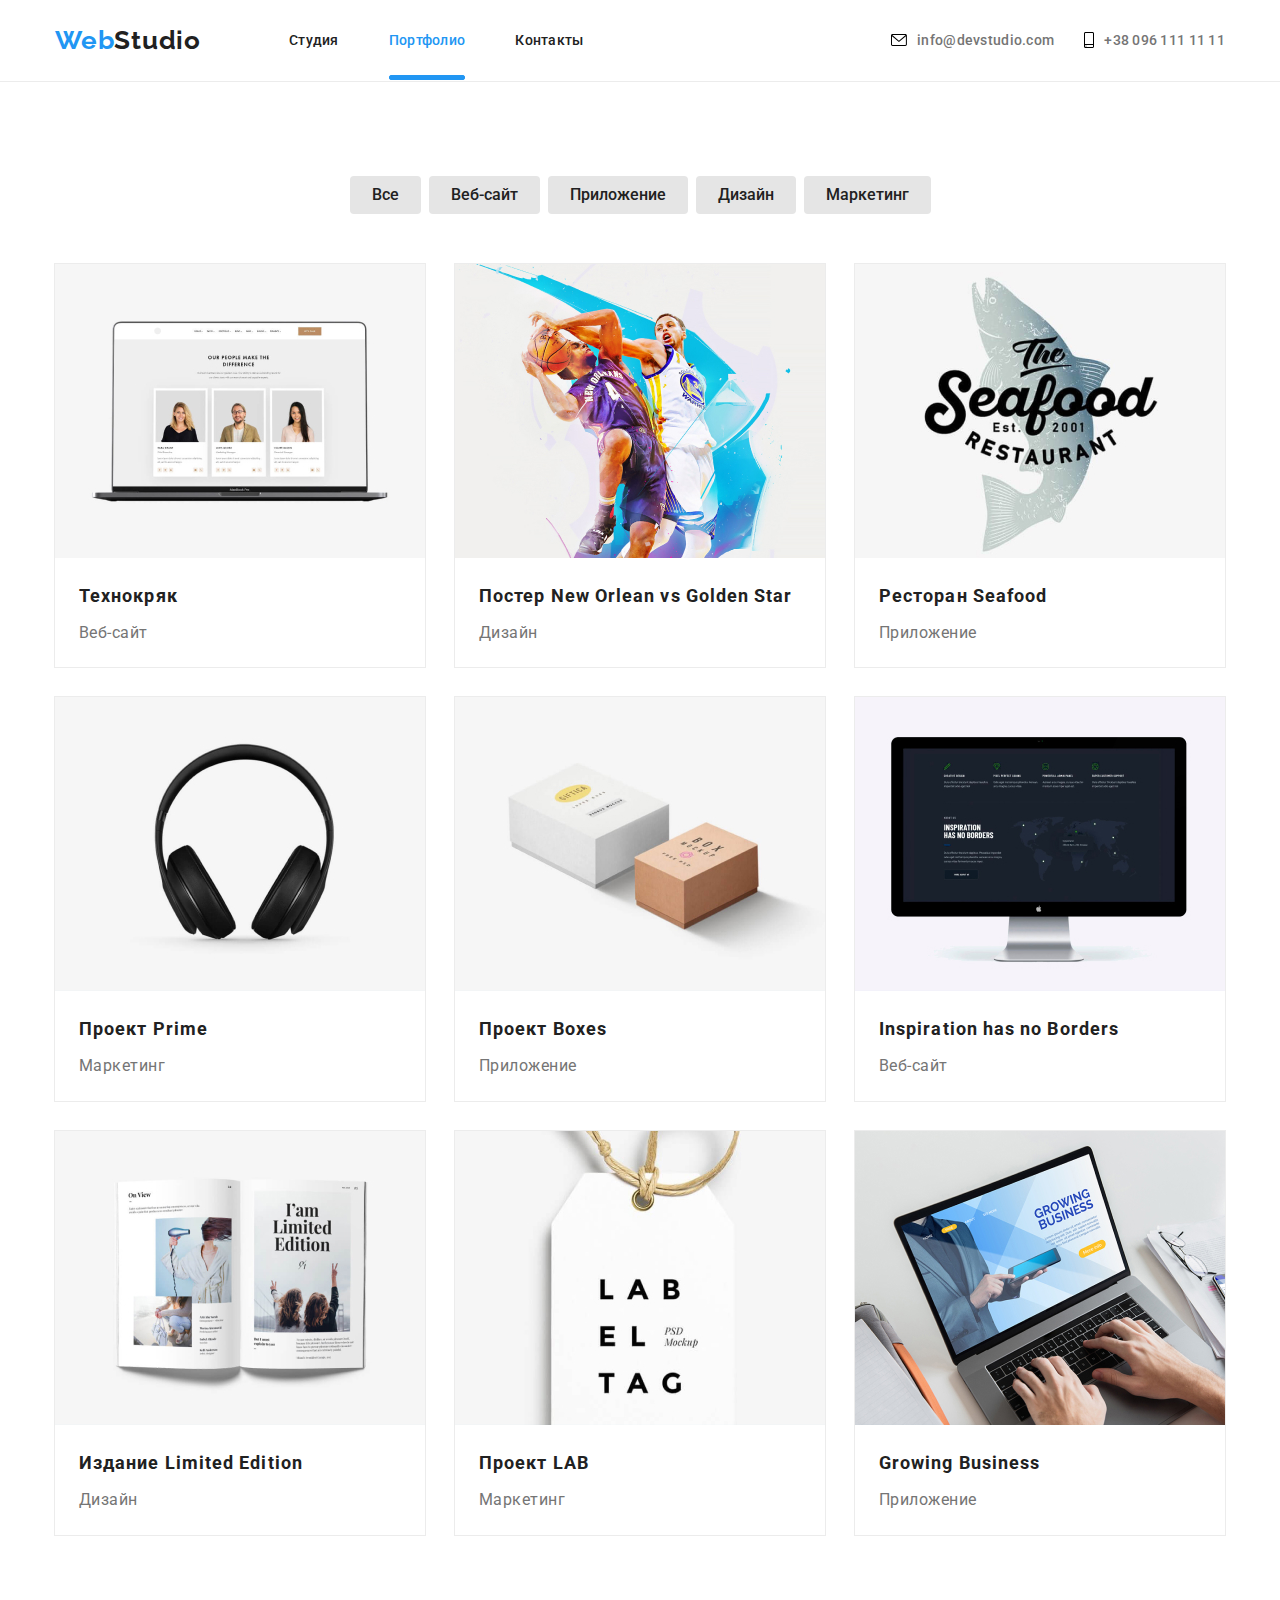
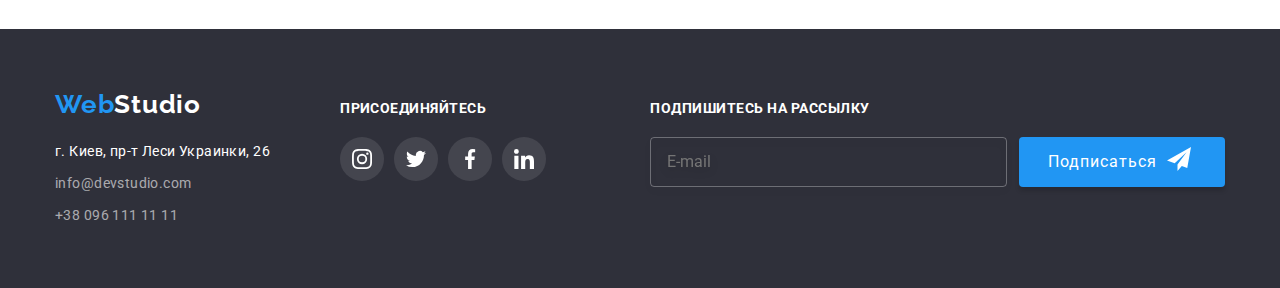
<file: portfolio.html>
<!DOCTYPE html>
<html lang="en">
  <head>
    <meta charset="UTF-8" />
    <meta name="viewport" content="width=device-width, initial-scale=1.0" />
    <title>Portfolio</title>
    <link href="https://fonts.googleapis.com/css2?family=Roboto:wght@400;500;700;900&display=swap" rel="stylesheet" />
    <link href="https://fonts.googleapis.com/css2?family=Raleway:wght@700&display=swap" rel="stylesheet" />
    <link rel="stylesheet" href="css/portfolio.min.css">
  </head>

  <body>
    <!--Page head! Navigation and address!
  (Голова сторінки!навігацї та адреса!)-->

<header class="header">
  <nav class="container main-nav">
    <a href="/index.html" class="logo">Web<span>Studio</span></a>
    <button type="button" class="button menu-button is-open" aria-expanded="false" data-menu-button>
      <svg width="28" height="28" aria-label="переключатель мобільгого меню">
        <use class="icon-cross" href="../images/svg/symbolall.svg#icon-menu1"></use>
        <use class="icon-menu" href="../images/svg/symbolall.svg#icon-close"></use>
      </svg>
    </button>
    <div class="menu-container  " data-menu>
      <ul class="list  site-nav ">
        <li class="item site-nav-item ">
          <a href="./index.html" class="link  link-site link-current ">Студия</a>
        </li>
        <li class="item site-nav-item item-space">
          <a href="./portfolio.html" class="link link-active  ">Портфолио</a>
        </li>
        <li class="item site-nav-item">
          <a href="#contacts" class="link link-site link-current">Контакты</a>
        </li>
      </ul>
      <ul class="list address-nav ">
        <li class="item address-nav-list">
          <a href="mailto:info@devstudio.com" class="link address-link ">
            <svg class="send-icon" width="16" height="12">
              <use href="./images/svg/symbolall.svg#icon-envelope"></use>
            </svg>
            info@devstudio.com</a>
        </li>
        <li class="item address-nav-list">
          <a href="tel:+380961111111" class="link address-link">
            <svg class="send-icon" width="10" height="16">
              <use href="./images/svg/symbolall.svg#icon-smartphone"></use>
            </svg>
            +38 096 111 11 11</a>
        </li>
      </ul>
    </div>
  </nav>
</header>

    <!--Unique page content
    (Унікальний контент сторінки)-->

    <main class="main-portfolio">
      <!--buttons for navigation groups
      (кнопки по групам навігації)-->

      <section class="section change ">
        <div class="container change-container">
          <h1 class="title change-title">Примеры работ</h1>
          <ul class="list change-list">
            <li class="item">
              <button class=" button button-secondary">Все</button>
            </li>
            <li class="item">
              <button class=" button button-secondary">Веб-сайт</button>
            </li>
            <li class="item">
              <button class=" button button-secondary">Приложение</button>
            </li>
            <li class="item">
              <button class=" button button-secondary">Дизайн</button>
            </li>
            <li class="item">
              <button class=" button button-secondary">Маркетинг</button>
            </li>
          </ul>
        </div>
      </section>
      <!--examples of works and references to them
      (приклади робіт та посиланням на їх)-->
      <section class="section show">
        <div class=" container test">
          <ul class="list show-list">
            <li class="item item-block  ">
              <div class="shadow-block">
                <img src="images/portfolio/1img.jpg" width="450" alt="сторынка веб-сайту" />
                <div class="overlayn">
                  <div class="text-shadow">
                    <p class="       lorem">
                      Технокряк это современная площадка распространения коронавируса. Компании используют эту платформу
                      для цифрового шпионажа и атак на защищённые сервера конкурентов.
                    </p>
                  </div>
                </div>
              </div>
              <h2 class="title">Технокряк</h2>
              <h3 class="text">Веб-сайт</h3>
            </li>

            <li class="item item-block  ">
              <div class="shadow-block ">
                <img src="images/portfolio/img(1).jpg" width="450" alt="активний спорт" />
                <div class="text-shadow">
                  <p class="lorem">
                    Технокряк это современная площадка распространения коронавируса. Компании используют эту платформу
                    для цифрового шпионажа и атак на защищённые сервера конкурентов.
                  </p>
                </div>
              </div>
              <h2 class="title">Постер New Orlean vs Golden Star</h2>
              <h3 class="text">Дизайн</h3>
            </li>

            <li class="item item-block ">
              <div class="shadow-block">
                <img src="images/portfolio/img(2).jpg"  width="450" alt="емблема ресторану" />
                <div class="text-shadow">
                  <p class=" lorem">
                    Технокряк это современная площадка распространения коронавируса. Компании используют эту платформу
                    для цифрового шпионажа и атак на защищённые сервера конкурентов.
                  </p>
                </div>
              </div>
              <h2 class="title">Ресторан Seafood</h2>
              <h3 class="text">Приложение</h3>
            </li>

            <li class="item item-block ">
              <div class="shadow-block">
                <img src="images/portfolio/img(3).jpg" width="450" alt="наушники" />
                <div class="text-shadow">
                  <p class=" lorem">
                    Технокряк это современная площадка распространения коронавируса. Компании используют эту платформу
                    для цифрового шпионажа и атак на защищённые сервера конкурентов.
                  </p>
                </div>
              </div>
              <h2 class="title">Проект Prime</h2>
              <h3 class="text">Маркетинг</h3>
            </li>

            <li class="item item-block ">
              <div class="shadow-block">
                <img src="images/portfolio/img(4).jpg" width="450" alt="дві коробки" />
                <div class="text-shadow">
                  <p class=" lorem">
                    Технокряк это современная площадка распространения коронавируса. Компании используют эту платформу
                    для цифрового шпионажа и атак на защищённые сервера конкурентов.
                  </p>
                </div>
              </div>
              <h2 class="title">Проект Boxes</h2>
              <h3 class="text">Приложение</h3>
            </li>

            <li class="item item-block ">
              <div class="shadow-block">
                <img src="images/portfolio/img(5).jpg" width="450" alt="головна сторінка сайту" />
                <div class="text-shadow">
                  <p class="lorem">
                    Технокряк это современная площадка распространения коронавируса. Компании используют эту платформу
                    для цифрового шпионажа и атак на защищённые сервера конкурентов.
                  </p>
                </div>
              </div>
              <h2 class="title">Inspiration has no Borders</h2>
              <h3 class="text">Веб-сайт</h3>
            </li>

            <li class="item item-block ">
              <div class="shadow-block">
                <img src="images/portfolio/img(6).jpg" width="450" alt="журнал" />
                <div class="text-shadow">
                  <p class="lorem">
                    Технокряк это современная площадка распространения коронавируса. Компании используют эту платформу
                    для цифрового шпионажа и атак на защищённые сервера конкурентов.
                  </p>
                </div>
              </div>
              <h2 class="title">Издание Limited Edition</h2>
              <h3 class="text">Дизайн</h3>
            </li>

            <li class="item item-block ">
              <div class="shadow-block">
                <img src="images/portfolio/img(7).jpg" width="450" alt="примір розмітки на ціннику" />
                <div class="text-shadow">
                  <p class="lorem">
                    Технокряк это современная площадка распространения коронавируса. Компании используют эту платформу
                    для цифрового шпионажа и атак на защищённые сервера конкурентов.
                  </p>
                </div>
              </div>
              <h2 class="title">Проект LAB</h2>
              <h3 class="text">Маркетинг</h3>
            </li>

            <li class="item item-block  ">
              <div class="shadow-block">
                <img src="images/portfolio/img(8).jpg" width="450" alt="робота за компютером" />
                <div class="text-shadow">
                  <p class="lorem">
                    Технокряк это современная площадка распространения коронавируса. Компании используют эту платформу
                    для цифрового шпионажа и атак на защищённые сервера конкурентов.
                  </p>
                </div>
              </div>
              <h2 class="title">Growing Business</h2>
              <h3 class="text">Приложение</h3>
            </li>
         </ul>
        </div>
      </section>
    </main>

    <!--Basement page! Address and link!
    (Підвал сторінки!адреса та посилання!)-->

  <footer class="section footer " id="contacts">
    <div class=" container container-footer">
      <div class="footer-info ">
        <div class="container-logo">
          <a href="/index.html" class="logo footer-logo"><span>Web</span>Studio</a>
          <address>
            <div class="list footer-list">
              <a href="https://goo.gl/maps/Jz3Cx3vt3ArwXUPc9" class="link  address-link-bt  " target="blank">г. Киев,
                пр-т Леси Украинки,
                26</a>
              <a href="mailto:info@devstudio.com" class="link address-link-bt  ">info@devstudio.com </a>
              <a href="tel:+380961111111" class="link address-link-bt ">+38 096 111 11 11</a>
            </div>
          </address>
        </div>
        <div class="container-social">
          <h3 class="title title-footer">ПРИСОЕДИНЯЙТЕСЬ</h3>
          <ul class="list social-list">
            <li class="item"><a href="#" class="social-icon icon1"></a></li>
            <li class="item"><a href="#" class="social-icon icon2"></a></li>
            <li class="item"><a href="#" class="social-icon icon3"></a></li>
            <li class="item"><a href="#" class="social-icon icon4"></a></li>
          </ul>
        </div>
      </div>
      <div class="subscribe">
        <h3 class="title subscribe-title">Подпишитесь на рассылку</h3>
  
        <div class="container-subscribe">
          <div>
            <!-- <label class="subscrime-label" for="send">E-mail</label> -->
            <input class="subscrime-input" type="email" name="send" id="send" placeholder="E-mail" />
          </div>
          <button class="button btn-subscribe">Подписаться</button>
        </div>
      </div>
    </div>
  </footer>
      <script src="./js/menu.js"></script>
      <script src="./js/modal.js"></script>
  </body>
</html>
</file>
<file: css/portfolio.min.css>
/*! normalize.css v8.0.1 | MIT License | github.com/necolas/normalize.css */html{line-height:1.15;-webkit-text-size-adjust:100%}body{margin:0}main{display:block}h1{font-size:2em;margin:0.67em 0}hr{-webkit-box-sizing:content-box;box-sizing:content-box;height:0;overflow:visible}pre{font-family:monospace, monospace;font-size:1em}a{background-color:transparent}abbr[title]{border-bottom:none;text-decoration:underline;-webkit-text-decoration:underline dotted;text-decoration:underline dotted}b,strong{font-weight:bolder}code,kbd,samp{font-family:monospace, monospace;font-size:1em}small{font-size:80%}sub,sup{font-size:75%;line-height:0;position:relative;vertical-align:baseline}sub{bottom:-0.25em}sup{top:-0.5em}img{border-style:none}button,input,optgroup,select,textarea{font-family:inherit;font-size:100%;line-height:1.15;margin:0}button,input{overflow:visible}button,select{text-transform:none}button,[type="button"],[type="reset"],[type="submit"]{-webkit-appearance:button}button::-moz-focus-inner,[type="button"]::-moz-focus-inner,[type="reset"]::-moz-focus-inner,[type="submit"]::-moz-focus-inner{border-style:none;padding:0}button:-moz-focusring,[type="button"]:-moz-focusring,[type="reset"]:-moz-focusring,[type="submit"]:-moz-focusring{outline:1px dotted ButtonText}fieldset{padding:0.35em 0.75em 0.625em}legend{-webkit-box-sizing:border-box;box-sizing:border-box;color:inherit;display:table;max-width:100%;padding:0;white-space:normal}progress{vertical-align:baseline}textarea{overflow:auto}[type="checkbox"],[type="radio"]{-webkit-box-sizing:border-box;box-sizing:border-box;padding:0}[type="number"]::-webkit-inner-spin-button,[type="number"]::-webkit-outer-spin-button{height:auto}[type="search"]{-webkit-appearance:textfield;outline-offset:-2px}[type="search"]::-webkit-search-decoration{-webkit-appearance:none}::-webkit-file-upload-button{-webkit-appearance:button;font:inherit}details{display:block}summary{display:list-item}template{display:none}[hidden]{display:none}html{-webkit-box-sizing:border-box;box-sizing:border-box}*,*::before,*::after{-webkit-box-sizing:inherit;box-sizing:inherit}body{color:var(--color-nav-email);font-family:"Roboto", sans-serif;letter-spacing:0.03em}ul{list-style:none}button{font-family:inherit}textarea{resize:none}img{max-width:100%}svg{max-width:100%}::-webkit-contacts-auto-fill-button{visibility:hidden;pointer-events:none;position:absolute;right:0}.container{margin-left:auto;margin-right:auto}@media screen and (min-width: 480px){.container{width:480px}}@media screen and (min-width: 768px){.container{width:768px}}@media screen and (min-width: 1200px){.container{width:1200px}}@media screen and (max-width: 1199px){.section{padding-bottom:60px;padding-top:60px}}@media screen and (min-width: 1200px){.section{padding-bottom:94px;padding-top:94px}}.title{margin:0;padding:0}.list{margin:0;padding:0}.link{text-decoration:none;font-style:normal}.text{margin:0;padding:0}.button{color:#fff;background-color:#2196f3;border-radius:4px;cursor:pointer;border:none}.section-title{text-align:center;margin-bottom:50px;color:#212121;font-weight:700;font-size:36px;line-height:1.16}.address-link{display:-webkit-box;display:-ms-flexbox;display:flex;-webkit-box-pack:center;-ms-flex-pack:center;justify-content:center;-webkit-box-align:center;-ms-flex-align:center;align-items:center}.container-social .social-list .social-icon,.btn-subscribe::after{background-repeat:no-repeat;background-position:center}.menu-button,.site-nav .link-site,.site-nav .link-site::after,.link-active::after,.address-link,.address-link svg,.container-social .social-list .social-icon,.btn-subscribe,.button-secondary,.item-block,.shadow-block .text-shadow{-webkit-transition:all 250ms cubic-bezier(0.4, 0, 0.2, 1);transition:all 250ms cubic-bezier(0.4, 0, 0.2, 1)}.logo{text-decoration:none;color:#2196f3;font-size:24px;line-height:1.166;font-family:"Raleway";font-weight:700;letter-spacing:0.03em}.logo span{color:#212121}.footer-logo{color:#fff}.footer-logo span{color:#2196f3}@media screen and (min-width: 1200px){.logo{font-size:26px;line-height:1.19}}.header{position:relative;border-bottom:1px solid #ececec}.header .main-nav{padding-left:15px;padding-right:15px;display:-webkit-box;display:-ms-flexbox;display:flex;-webkit-box-align:center;-ms-flex-align:center;align-items:center}@media screen and (max-width: 767px){.header .main-nav{-webkit-box-pack:justify;-ms-flex-pack:justify;justify-content:space-between}}.address-nav{margin-left:auto}.menu-button{display:-webkit-inline-box;display:-ms-inline-flexbox;display:inline-flex;margin:0;padding:0;border:none;background-color:transparent}.menu-button:hover,.menu-button:focus{fill:#2196f3}.menu-button .icon-cross{display:none}.menu-button.is-open .icon-cross{display:block}.menu-button.is-open .icon-menu{display:none}@media screen and (min-width: 767px){.menu-button{display:none}}.menu-container{background-color:#fff;text-align:center;-webkit-box-align:center;-ms-flex-align:center;align-items:center;-webkit-box-pack:end;-ms-flex-pack:end;justify-content:end}.menu-container.is-open{display:block}@media screen and (max-width: 767px){.menu-container{z-index:2;display:none;position:absolute;top:100%;left:0;width:100%;-webkit-box-shadow:0px 4px 8px rgba(0,0,0,0.04),0px 2px 4px rgba(0,0,0,0.08),0px 1px 3px rgba(0,0,0,0.16);box-shadow:0px 4px 8px rgba(0,0,0,0.04),0px 2px 4px rgba(0,0,0,0.08),0px 1px 3px rgba(0,0,0,0.16)}}.site-nav .link-site{position:relative;color:#212121;font-weight:500;letter-spacing:0.02em}.site-nav .link-site::after{content:" ";position:absolute;left:0;width:100%;height:5px;background-color:#2196f3;border:1px solid #2196f3;border-radius:2px;-webkit-transform:scaleX(0);transform:scaleX(0)}.link-current:hover,.link-current:focus{color:#2196f3}.link-current:hover::after,.link-current:focus::after{-webkit-transform:scaleX(1);transform:scaleX(1)}.link-active{color:#2196f3;position:relative;font-weight:500;letter-spacing:0.02em}.link-active::after{content:" ";position:absolute;left:0;width:100%;height:5px;background-color:#2196f3;border:1px solid #2196f3;border-radius:2px;-webkit-transform:scaleX(1);transform:scaleX(1)}.address-link{color:#757575;font-weight:500;letter-spacing:0.02em}.address-link:focus,.address-link:hover{color:#2196f3}.address-link:hover svg,.address-link:focus svg{fill:#2196f3}.send-icon{margin-right:10px}@media screen and (max-width: 767px){.header .site-nav{margin-top:60px;margin-bottom:60px}.header .item-space{margin-top:52px;margin-bottom:40px}.address-nav{margin-bottom:60px}.address-nav .address-link{font-size:18px;line-height:1.16}.link-current{font-size:18px;line-height:1.16}.link-current::after{bottom:-8px}.link-active{font-size:18px;line-height:1.16}.link-active::after{bottom:-8px}}@media screen and (min-width: 768px){.menu-container{display:-webkit-box;display:-ms-flexbox;display:flex;-webkit-box-flex:1;-ms-flex-positive:1;flex-grow:1;-ms-flex-pack:distribute;justify-content:space-around}.site-nav{margin-left:88px;display:-webkit-box;display:-ms-flexbox;display:flex}.site-nav .item:not(:last-child){margin-right:50px}.address-link{-webkit-box-pack:end;-ms-flex-pack:end;justify-content:end;font-size:12px;line-height:1.16}.link-current{font-size:14px;line-height:1.14}.link-current::after{bottom:-32px}.link-active{font-size:14px;line-height:1.14}.link-active::after{bottom:-32px}}@media screen and (max-width: 1199px){.header{padding-top:22px;padding-bottom:21px}.address-nav-list:not(:last-child){margin-bottom:10px}}@media screen and (min-width: 1200px){.header{padding-top:25px;padding-bottom:25px}.address-link{font-size:14px;line-height:1.16}.address-nav{display:-webkit-box;display:-ms-flexbox;display:flex}.address-nav-list:not(:last-child){margin-right:30px}}.footer{background-color:#2f303a;padding-top:60px;padding-bottom:60px}.container-footer{padding-left:15px;padding-right:15px;-webkit-box-align:baseline;-ms-flex-align:baseline;align-items:baseline}.container-logo .footer-logo{display:block}.container-logo .footer-list{display:-ms-grid;display:grid}.container-logo .footer-list .address-link-bt{font-style:normal;font-weight:normal;font-size:14px;line-height:1.71;letter-spacing:0.03em;color:rgba(255,255,255,0.6)}.container-logo .footer-list .address-link-bt:not(:last-child){margin-bottom:8px}.container-logo .footer-list .address-link-bt:first-child{color:#fff}.container-logo .footer-list .address-link-bt:hover,.container-logo .footer-list .address-link-bt :focus{color:#2196f3}.container-social .title-footer{color:#fff;font-weight:700;font-size:14px;line-height:1.14}.container-social .social-list{display:-webkit-box;display:-ms-flexbox;display:flex;margin-top:20px}.container-social .social-list .item:not(:last-child){margin-right:10px}.container-social .social-list .social-icon{display:inline-block;height:44px;width:44px;background-color:rgba(255,255,255,0.1);border-radius:50%}.container-social .social-list .social-icon:hover,.container-social .social-list .social-icon :focus{background-color:#2196f3}.icon1{background-image:url("../images/svg/instagram2.svg")}.icon2{background-image:url("../images/svg/twitter2.svg")}.icon3{background-image:url("../images/svg/facebook2.svg")}.icon4{background-image:url("../images/svg/linkedin2.svg")}.subscribe .subscribe-title{color:#fff;font-weight:700;font-size:14px;line-height:1.14;text-transform:uppercase}.subscribe .subscrime-input{height:50px;padding-left:16px;border:1px solid rgba(255,255,255,0.3);outline:none;color:rgba(255,255,255,0.6);font-size:16px;line-height:1.25;color:rgba(255,255,255,0.6);-webkit-filter:drop-shadow(0px 4px 4px rgba(0,0,0,0.15));filter:drop-shadow(0px 4px 4px rgba(0,0,0,0.15));background-color:transparent;border-radius:4px;cursor:pointer}.subscribe .subscrime-input:focus{border:1px solid #2196f3}.btn-subscribe{display:-webkit-box;display:-ms-flexbox;display:flex;padding-top:10px;padding-bottom:10px;padding-left:29px;color:#fff;letter-spacing:0.06em;font-size:16px;line-height:1.86;-webkit-box-shadow:0px 4px 4px rgba(0,0,0,0.15);box-shadow:0px 4px 4px rgba(0,0,0,0.15);border-radius:4px;cursor:pointer}.btn-subscribe:hover,.btn-subscribe :focus{background-color:#188ce8}.btn-subscribe::after{content:"";width:24px;height:24px;margin-left:10px;margin-right:28px;background-image:url("../images/svg/iconsend.svg")}@media screen and (max-width: 767px){.footer-logo{margin-bottom:20px}.container-social{margin-bottom:60px}.subscribe{text-align:center}.subscribe .btn-subscribe{margin-top:20px;margin-right:auto;margin-left:auto}}@media screen and (min-width: 767px){.footer-info{display:-webkit-box;display:-ms-flexbox;display:flex;-ms-flex-pack:distribute;justify-content:space-around;-webkit-box-align:baseline;-ms-flex-align:baseline;align-items:baseline}.footer-info .footer-logo{margin-bottom:20px}.btn-subscribe{margin-top:20px;margin-left:auto;margin-right:auto}}@media screen and (max-width: 1199px){.container-logo{margin-bottom:60px}.container-logo .footer-logo{text-align:center}.container-logo .footer-list{text-align:center}.container-logo .address-link-bt{-webkit-box-pack:center;-ms-flex-pack:center;justify-content:center}.title-footer{text-align:center}.social-list{-webkit-box-pack:center;-ms-flex-pack:center;justify-content:center}.subscribe{text-align:center}.subscribe .subscribe-title{margin-bottom:20px}.subscribe .subscrime-input{width:100%;max-width:450px}}@media screen and (min-width: 1200px){.container-footer{display:-webkit-box;display:-ms-flexbox;display:flex}.container-footer .address-link-bt:not(:last-child){margin-bottom:9px}.container-footer .container-social{margin-left:70px}.subscribe{margin-left:auto}.subscribe .subscribe-title{margin:0}.subscribe .container-subscribe{display:-webkit-box;display:-ms-flexbox;display:flex;-webkit-box-align:baseline;-ms-flex-align:baseline;align-items:baseline}.subscrime-input{width:357px;margin-right:12px}}.change{padding-bottom:0}@media screen and (max-width: 1199px){.change{padding-top:60px}}.change .change-container{padding-left:15px;padding-right:15px}.change .change-title{display:none}@media screen and (max-width: 767px){.change .change-list{text-align:start}}@media screen and (min-width: 768px){.change .change-list{display:-webkit-box;display:-ms-flexbox;display:flex;-webkit-box-pack:center;-ms-flex-pack:center;justify-content:center}}@media screen and (max-width: 767px){.change .change-list .item{display:inline}}@media screen and (min-width: 768px){.change .change-list .item{margin-bottom:0}}.change .change-list .item:not(:last-child){margin-right:8px}.button-secondary{padding:6px 22px;color:#212121;background-color:#e5e5e5;font-weight:500;font-size:16px;line-height:1.6}@media screen and (max-width: 767px){.button-secondary{margin-bottom:15px}}.button-secondary:hover,.button-secondary :focus{color:#fff;background-color:#2196f3}@media screen and (min-width: 1200px){.show{padding-top:50px}}.show .show-list{display:-webkit-box;display:-ms-flexbox;display:flex;-ms-flex-wrap:wrap;flex-wrap:wrap}.show .show-list .item-block{margin-left:15px;margin-right:15px}@media screen and (min-width: 768px){.show .show-list .item-block{width:calc((100% - 15px * 4) / 2)}}@media screen and (max-width: 1199px){.show .show-list .item-block{margin-bottom:30px}.show .show-list .item-block:last-child{margin-bottom:0}}@media screen and (min-width: 1200px){.show .show-list .item-block{width:calc((100% - 15px * 6) / 3)}.show .show-list .item-block:nth-child(-n+6){margin-bottom:30px}}.item-block{outline:1px solid #ececec}.item-block:hover .text-shadow{-webkit-transform:translateY(0);transform:translateY(0)}.item-block .title{color:#212121;padding-top:20px;padding-left:24px;padding-bottom:4px;letter-spacing:0.06em;font-weight:700;font-size:18px;line-height:2}.item-block .text{padding-left:24px;padding-bottom:20px;font-weight:400;font-size:16px;line-height:1.87;letter-spacing:0.03em;color:#757575}.item-block .lorem{padding-right:24px;padding-left:24px;color:#fff;font-size:18px;line-height:1.55}.item-block:hover,.item-block :focus{background:#fff;border:1px solid #eeeeee;-webkit-box-shadow:0px 1px 1px rgba(0,0,0,0.12),0px 4px 4px rgba(0,0,0,0.06),1px 4px 6px rgba(0,0,0,0.16);box-shadow:0px 1px 1px rgba(0,0,0,0.12),0px 4px 4px rgba(0,0,0,0.06),1px 4px 6px rgba(0,0,0,0.16)}.shadow-block{position:relative;display:-webkit-box;display:-ms-flexbox;display:flex;-webkit-box-pack:center;-ms-flex-pack:center;justify-content:center;-webkit-box-align:center;-ms-flex-align:center;align-items:center;overflow:hidden}.shadow-block .text-shadow{position:absolute;padding-top:50px;max-width:100%;height:100%;top:0;left:0;background-color:rgba(33,150,243,0.9);-webkit-transform:translateY(100%);transform:translateY(100%)}
/*# sourceMappingURL=portfolio.min.css.map */
</file>
